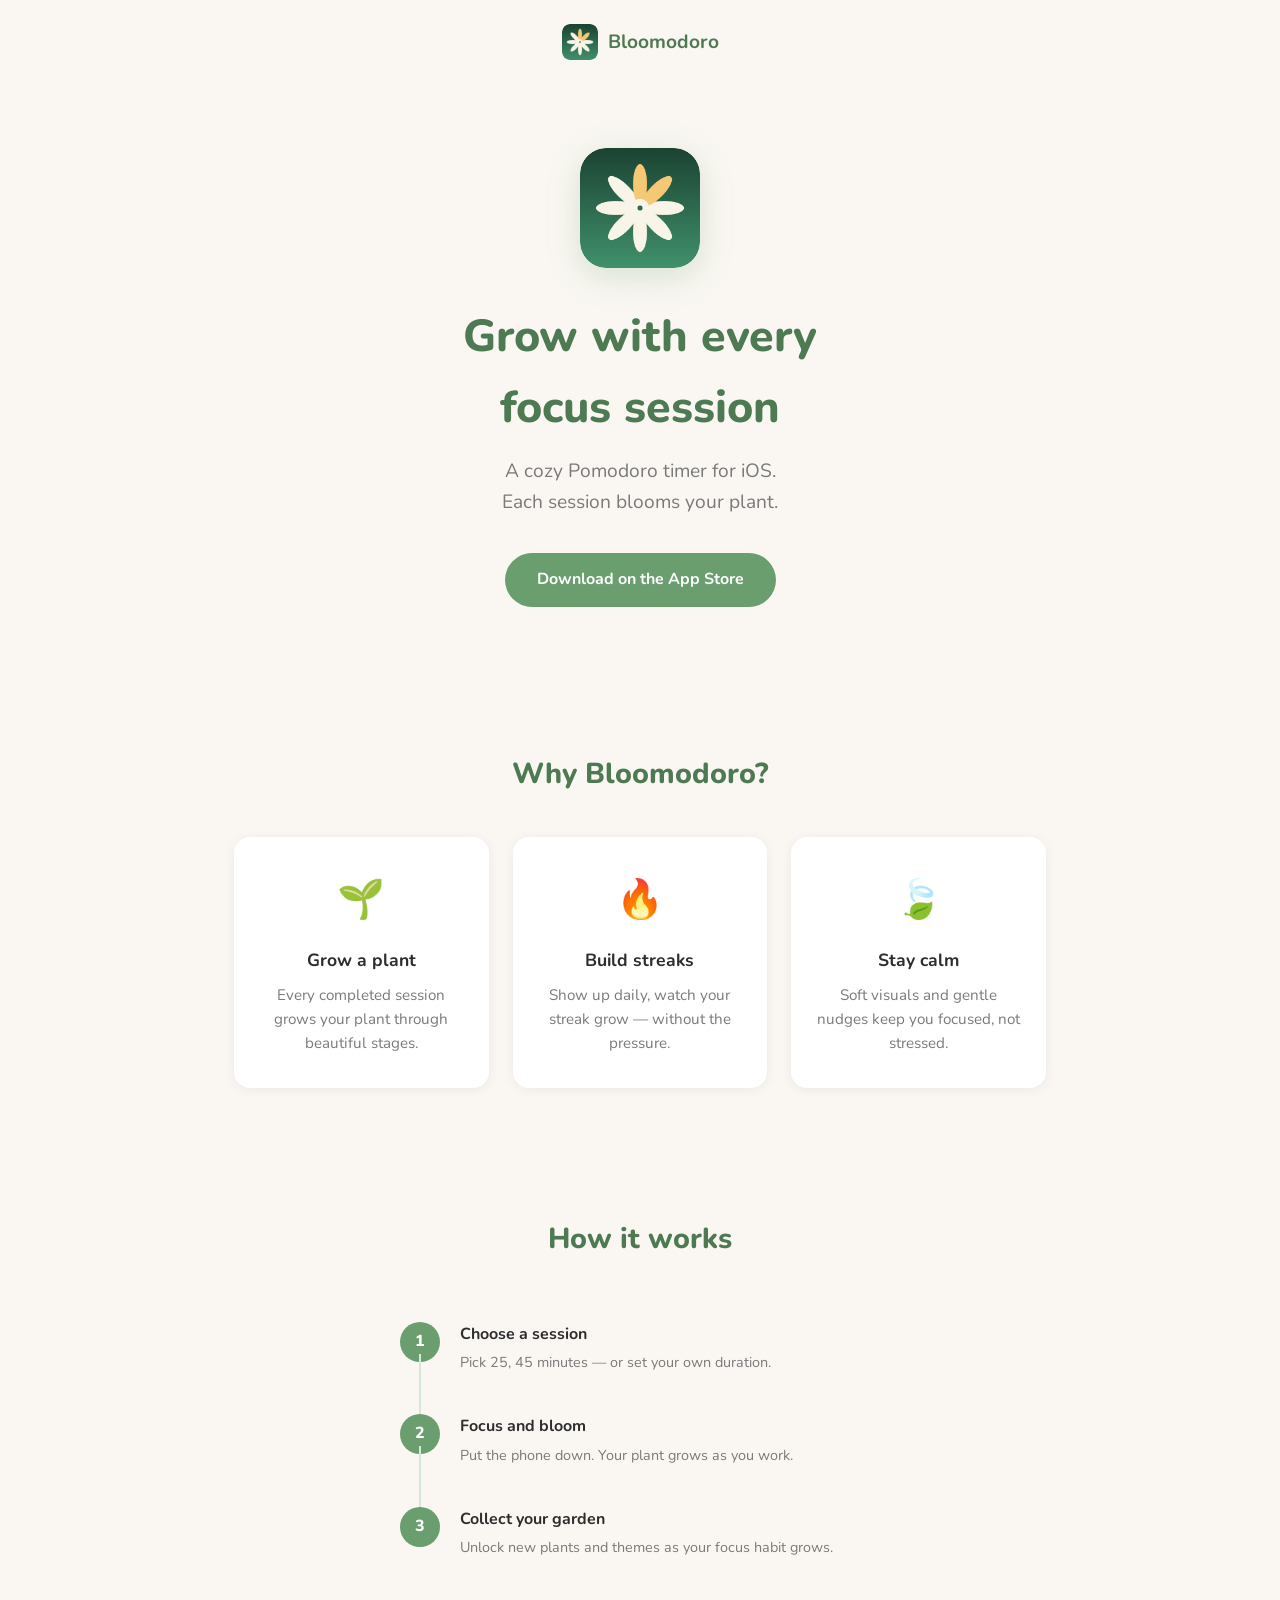
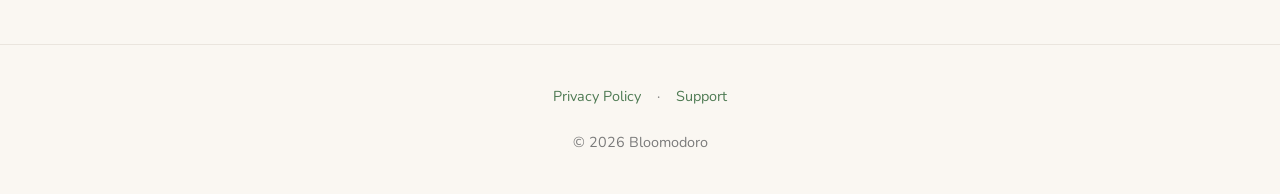
<file: index.html>
<!DOCTYPE html>
<html lang="en">
<head>
  <meta charset="UTF-8" />
  <meta name="viewport" content="width=device-width, initial-scale=1.0" />
  <title>Bloomodoro — Grow with every focus session</title>
  <meta name="description" content="A cozy Pomodoro focus timer for iOS. Grow a plant, build streaks, and stay calm." />
  <link rel="icon" type="image/png" href="assets/app-icon.png" />
  <link rel="preconnect" href="https://fonts.googleapis.com" />
  <link rel="preconnect" href="https://fonts.gstatic.com" crossorigin />
  <link href="https://fonts.googleapis.com/css2?family=Nunito:wght@400;600;700;800&display=swap" rel="stylesheet" />
  <link rel="stylesheet" href="assets/style.css" />
</head>
<body>

  <header>
    <div class="container">
      <div class="logo">
        <img src="assets/app-icon.png" alt="Bloomodoro icon" />
        Bloomodoro
      </div>
    </div>
  </header>

  <main>
    <section class="hero">
      <div class="container">
        <img src="assets/app-icon.png" alt="Bloomodoro app icon" />
        <h1>Grow with every<br>focus session</h1>
        <p>A cozy Pomodoro timer for iOS.<br>Each session blooms your plant.</p>
        <a href="#" class="btn-appstore">Download on the App Store</a>
      </div>
    </section>

    <section class="features">
      <div class="container">
        <h2>Why Bloomodoro?</h2>
        <div class="feature-grid">
          <div class="feature-card">
            <div class="icon">🌱</div>
            <h3>Grow a plant</h3>
            <p>Every completed session grows your plant through beautiful stages.</p>
          </div>
          <div class="feature-card">
            <div class="icon">🔥</div>
            <h3>Build streaks</h3>
            <p>Show up daily, watch your streak grow — without the pressure.</p>
          </div>
          <div class="feature-card">
            <div class="icon">🍃</div>
            <h3>Stay calm</h3>
            <p>Soft visuals and gentle nudges keep you focused, not stressed.</p>
          </div>
        </div>
      </div>
    </section>

    <section class="how">
      <div class="container">
        <h2>How it works</h2>
        <div class="steps">
          <div class="step">
            <div class="step-num">1</div>
            <div class="step-text">
              <h3>Choose a session</h3>
              <p>Pick 25, 45 minutes — or set your own duration.</p>
            </div>
          </div>
          <div class="step">
            <div class="step-num">2</div>
            <div class="step-text">
              <h3>Focus and bloom</h3>
              <p>Put the phone down. Your plant grows as you work.</p>
            </div>
          </div>
          <div class="step">
            <div class="step-num">3</div>
            <div class="step-text">
              <h3>Collect your garden</h3>
              <p>Unlock new plants and themes as your focus habit grows.</p>
            </div>
          </div>
        </div>
      </div>
    </section>
  </main>

  <footer>
    <div class="container">
      <a href="privacy.html">Privacy Policy</a>
      <span class="sep">·</span>
      <a href="support.html">Support</a>
      <br /><br />
      © 2026 Bloomodoro
    </div>
  </footer>

</body>
</html>
</file>
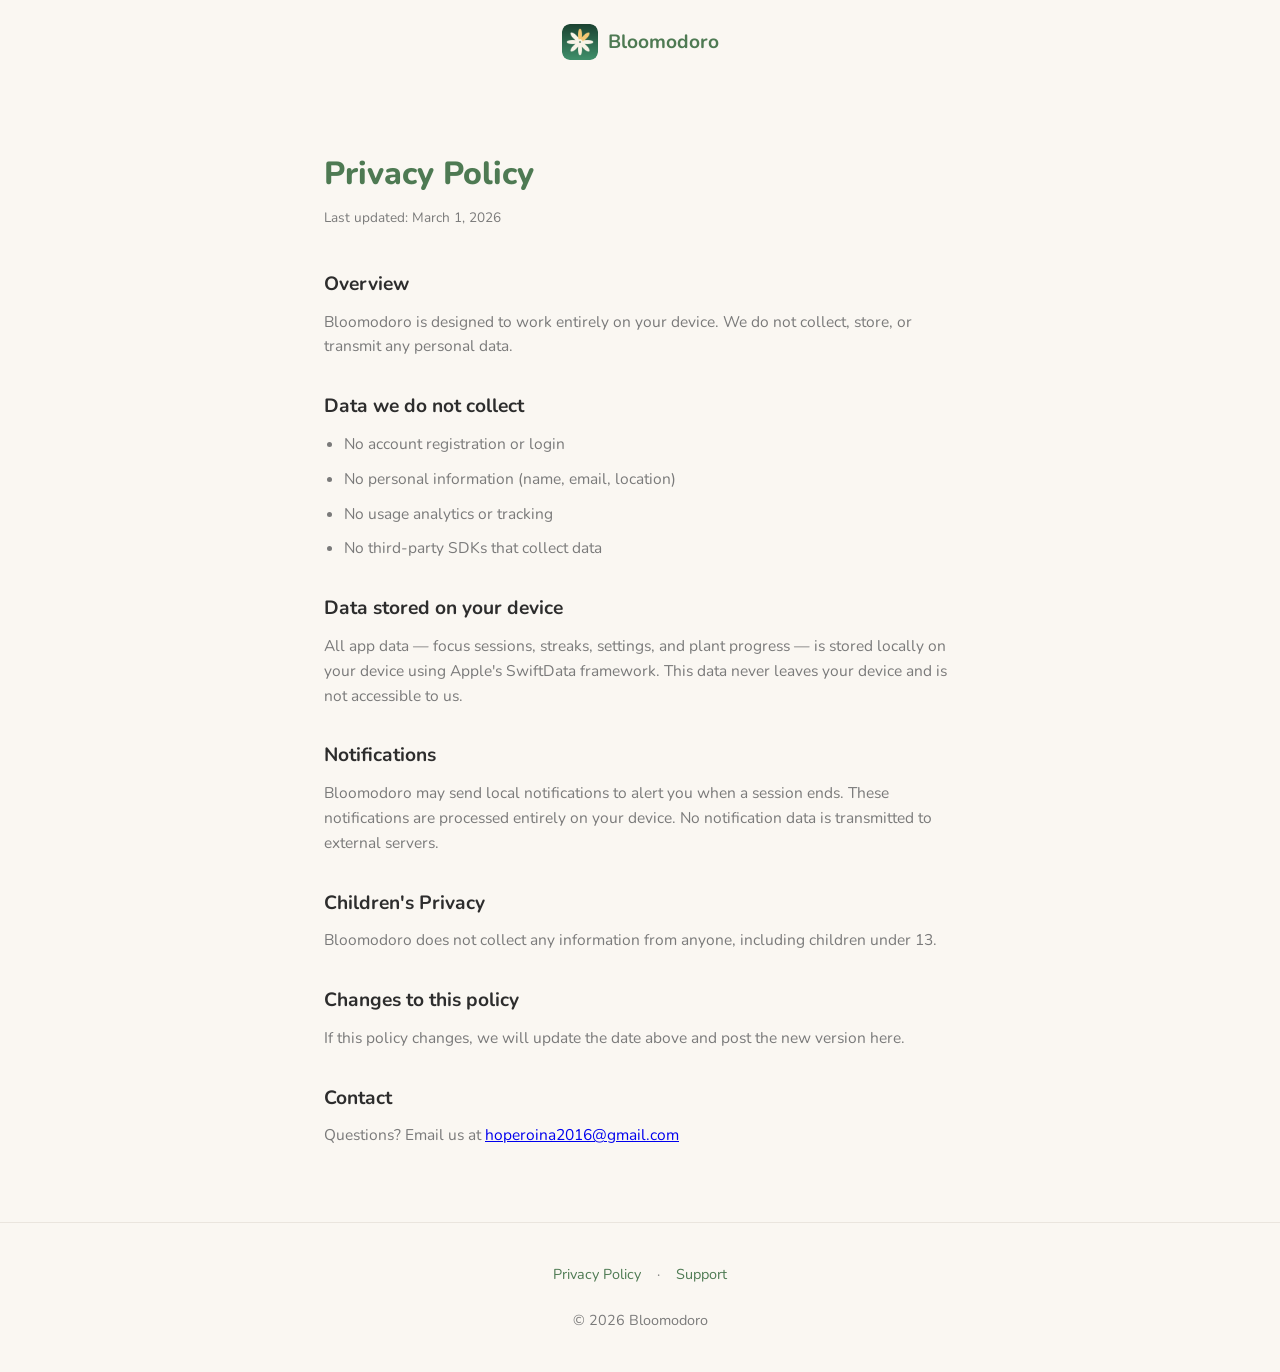
<file: privacy.html>
<!DOCTYPE html>
<html lang="en">
<head>
  <meta charset="UTF-8" />
  <meta name="viewport" content="width=device-width, initial-scale=1.0" />
  <title>Privacy Policy — Bloomodoro</title>
  <link rel="icon" type="image/png" href="assets/app-icon.png" />
  <link rel="preconnect" href="https://fonts.googleapis.com" />
  <link rel="preconnect" href="https://fonts.gstatic.com" crossorigin />
  <link href="https://fonts.googleapis.com/css2?family=Nunito:wght@400;600;700;800&display=swap" rel="stylesheet" />
  <link rel="stylesheet" href="assets/style.css" />
</head>
<body>

  <header>
    <div class="container">
      <div class="logo">
        <img src="assets/app-icon.png" alt="Bloomodoro icon" />
        <a href="index.html" style="color: inherit; text-decoration: none;">Bloomodoro</a>
      </div>
    </div>
  </header>

  <div class="page-content">
    <h1>Privacy Policy</h1>
    <p class="updated">Last updated: March 1, 2026</p>

    <h2>Overview</h2>
    <p>Bloomodoro is designed to work entirely on your device. We do not collect, store, or transmit any personal data.</p>

    <h2>Data we do not collect</h2>
    <ul>
      <li>No account registration or login</li>
      <li>No personal information (name, email, location)</li>
      <li>No usage analytics or tracking</li>
      <li>No third-party SDKs that collect data</li>
    </ul>

    <h2>Data stored on your device</h2>
    <p>All app data — focus sessions, streaks, settings, and plant progress — is stored locally on your device using Apple's SwiftData framework. This data never leaves your device and is not accessible to us.</p>

    <h2>Notifications</h2>
    <p>Bloomodoro may send local notifications to alert you when a session ends. These notifications are processed entirely on your device. No notification data is transmitted to external servers.</p>

    <h2>Children's Privacy</h2>
    <p>Bloomodoro does not collect any information from anyone, including children under 13.</p>

    <h2>Changes to this policy</h2>
    <p>If this policy changes, we will update the date above and post the new version here.</p>

    <h2>Contact</h2>
    <p>Questions? Email us at <a href="mailto:hoperoina2016@gmail.com">hoperoina2016@gmail.com</a></p>
  </div>

  <footer>
    <div class="container">
      <a href="privacy.html">Privacy Policy</a>
      <span class="sep">·</span>
      <a href="support.html">Support</a>
      <br /><br />
      © 2026 Bloomodoro
    </div>
  </footer>

</body>
</html>
</file>
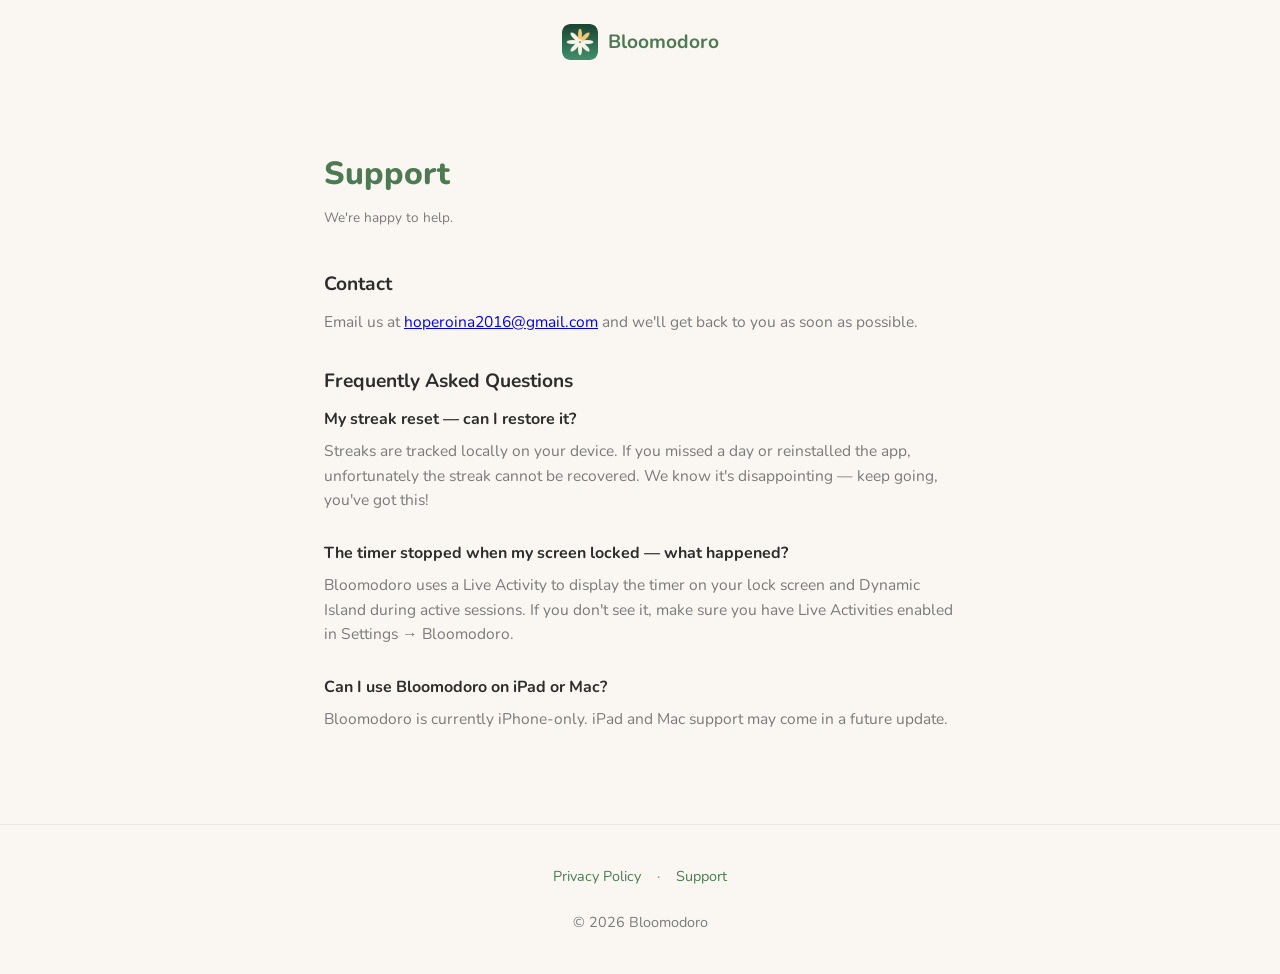
<file: support.html>
<!DOCTYPE html>
<html lang="en">
<head>
  <meta charset="UTF-8" />
  <meta name="viewport" content="width=device-width, initial-scale=1.0" />
  <title>Support — Bloomodoro</title>
  <link rel="icon" type="image/png" href="assets/app-icon.png" />
  <link rel="preconnect" href="https://fonts.googleapis.com" />
  <link rel="preconnect" href="https://fonts.gstatic.com" crossorigin />
  <link href="https://fonts.googleapis.com/css2?family=Nunito:wght@400;600;700;800&display=swap" rel="stylesheet" />
  <link rel="stylesheet" href="assets/style.css" />
</head>
<body>

  <header>
    <div class="container">
      <div class="logo">
        <img src="assets/app-icon.png" alt="Bloomodoro icon" />
        <a href="index.html" style="color: inherit; text-decoration: none;">Bloomodoro</a>
      </div>
    </div>
  </header>

  <div class="page-content">
    <h1>Support</h1>
    <p class="updated">We're happy to help.</p>

    <h2>Contact</h2>
    <p>Email us at <a href="mailto:hoperoina2016@gmail.com">hoperoina2016@gmail.com</a> and we'll get back to you as soon as possible.</p>

    <h2>Frequently Asked Questions</h2>

    <div class="faq-item">
      <h3>My streak reset — can I restore it?</h3>
      <p>Streaks are tracked locally on your device. If you missed a day or reinstalled the app, unfortunately the streak cannot be recovered. We know it's disappointing — keep going, you've got this!</p>
    </div>

    <div class="faq-item">
      <h3>The timer stopped when my screen locked — what happened?</h3>
      <p>Bloomodoro uses a Live Activity to display the timer on your lock screen and Dynamic Island during active sessions. If you don't see it, make sure you have Live Activities enabled in Settings → Bloomodoro.</p>
    </div>

    <div class="faq-item">
      <h3>Can I use Bloomodoro on iPad or Mac?</h3>
      <p>Bloomodoro is currently iPhone-only. iPad and Mac support may come in a future update.</p>
    </div>
  </div>

  <footer>
    <div class="container">
      <a href="privacy.html">Privacy Policy</a>
      <span class="sep">·</span>
      <a href="support.html">Support</a>
      <br /><br />
      © 2026 Bloomodoro
    </div>
  </footer>

</body>
</html>
</file>
<file: assets/style.css>
/* Design tokens */
:root {
  --bg: #FAF7F2;
  --accent: #6A9E6F;
  --accent-dark: #4E7A53;
  --text: #2D2D2D;
  --text-muted: #7A7A7A;
  --card-bg: #FFFFFF;
  --radius: 16px;
  --max-width: 860px;
}

/* Reset */
*, *::before, *::after { box-sizing: border-box; margin: 0; padding: 0; }

body {
  font-family: 'Nunito', sans-serif;
  background: var(--bg);
  color: var(--text);
  line-height: 1.6;
}

/* Layout */
.container {
  max-width: var(--max-width);
  margin: 0 auto;
  padding: 0 24px;
}

/* Header */
header {
  padding: 24px 0;
  text-align: center;
}

header .logo {
  display: flex;
  align-items: center;
  justify-content: center;
  gap: 10px;
  font-size: 1.2rem;
  font-weight: 700;
  color: var(--accent-dark);
}

header .logo img {
  width: 36px;
  height: 36px;
  border-radius: 8px;
}

/* Hero */
.hero {
  text-align: center;
  padding: 64px 0 80px;
}

.hero img {
  width: 120px;
  height: 120px;
  border-radius: 26px;
  box-shadow: 0 8px 32px rgba(106, 158, 111, 0.25);
  margin-bottom: 24px;
}

.hero h1 {
  font-size: 2.8rem;
  font-weight: 800;
  color: var(--accent-dark);
  margin-bottom: 12px;
}

.hero p {
  font-size: 1.2rem;
  color: var(--text-muted);
  margin-bottom: 36px;
}

.btn-appstore {
  display: inline-block;
  background: var(--accent);
  color: #fff;
  padding: 14px 32px;
  border-radius: 50px;
  font-size: 1rem;
  font-weight: 700;
  text-decoration: none;
  transition: background 0.2s;
}

.btn-appstore:hover { background: var(--accent-dark); }

/* Features */
.features {
  padding: 64px 0;
}

.features h2, .how h2 {
  text-align: center;
  font-size: 1.8rem;
  font-weight: 800;
  margin-bottom: 40px;
  color: var(--accent-dark);
}

.feature-grid {
  display: grid;
  grid-template-columns: repeat(auto-fit, minmax(220px, 1fr));
  gap: 24px;
}

.feature-card {
  background: var(--card-bg);
  border-radius: var(--radius);
  padding: 32px 24px;
  text-align: center;
  box-shadow: 0 2px 12px rgba(0, 0, 0, 0.06);
}

.feature-card .icon { font-size: 2.4rem; margin-bottom: 16px; }
.feature-card h3 { font-size: 1.1rem; font-weight: 700; margin-bottom: 8px; }
.feature-card p { font-size: 0.95rem; color: var(--text-muted); }

/* How it works */
.how {
  padding: 64px 0;
}

.steps {
  display: flex;
  flex-direction: column;
  gap: 0;
  max-width: 480px;
  margin: 0 auto;
}

.step {
  display: flex;
  align-items: flex-start;
  gap: 20px;
  padding: 20px 0;
  position: relative;
}

.step:not(:last-child)::after {
  content: '';
  position: absolute;
  left: 19px;
  top: 52px;
  width: 2px;
  height: calc(100% - 32px);
  background: #D4E8D5;
}

.step-num {
  flex-shrink: 0;
  width: 40px;
  height: 40px;
  border-radius: 50%;
  background: var(--accent);
  color: #fff;
  font-weight: 800;
  font-size: 1rem;
  display: flex;
  align-items: center;
  justify-content: center;
}

.step-text h3 { font-size: 1rem; font-weight: 700; margin-bottom: 4px; }
.step-text p { font-size: 0.9rem; color: var(--text-muted); }

/* Footer */
footer {
  text-align: center;
  padding: 40px 0;
  font-size: 0.9rem;
  color: var(--text-muted);
  border-top: 1px solid #EAE5DE;
}

footer a {
  color: var(--accent-dark);
  text-decoration: none;
  margin: 0 8px;
}

footer a:hover { text-decoration: underline; }
footer .sep { margin: 0 4px; }

/* Inner pages */
.page-content {
  max-width: 680px;
  margin: 0 auto;
  padding: 64px 24px;
}

.page-content h1 {
  font-size: 2rem;
  font-weight: 800;
  color: var(--accent-dark);
  margin-bottom: 8px;
}

.page-content .updated {
  font-size: 0.85rem;
  color: var(--text-muted);
  margin-bottom: 40px;
}

.page-content h2 {
  font-size: 1.2rem;
  font-weight: 700;
  margin: 32px 0 10px;
  color: var(--text);
}

.page-content p, .page-content li {
  font-size: 0.97rem;
  color: var(--text-muted);
  margin-bottom: 10px;
}

.page-content ul { padding-left: 20px; }

.faq-item { margin-bottom: 28px; }
.faq-item h3 { font-size: 1rem; font-weight: 700; margin-bottom: 6px; }

/* Responsive */
@media (max-width: 600px) {
  .hero h1 { font-size: 2rem; }
  .feature-grid { grid-template-columns: 1fr; }
}
</file>
